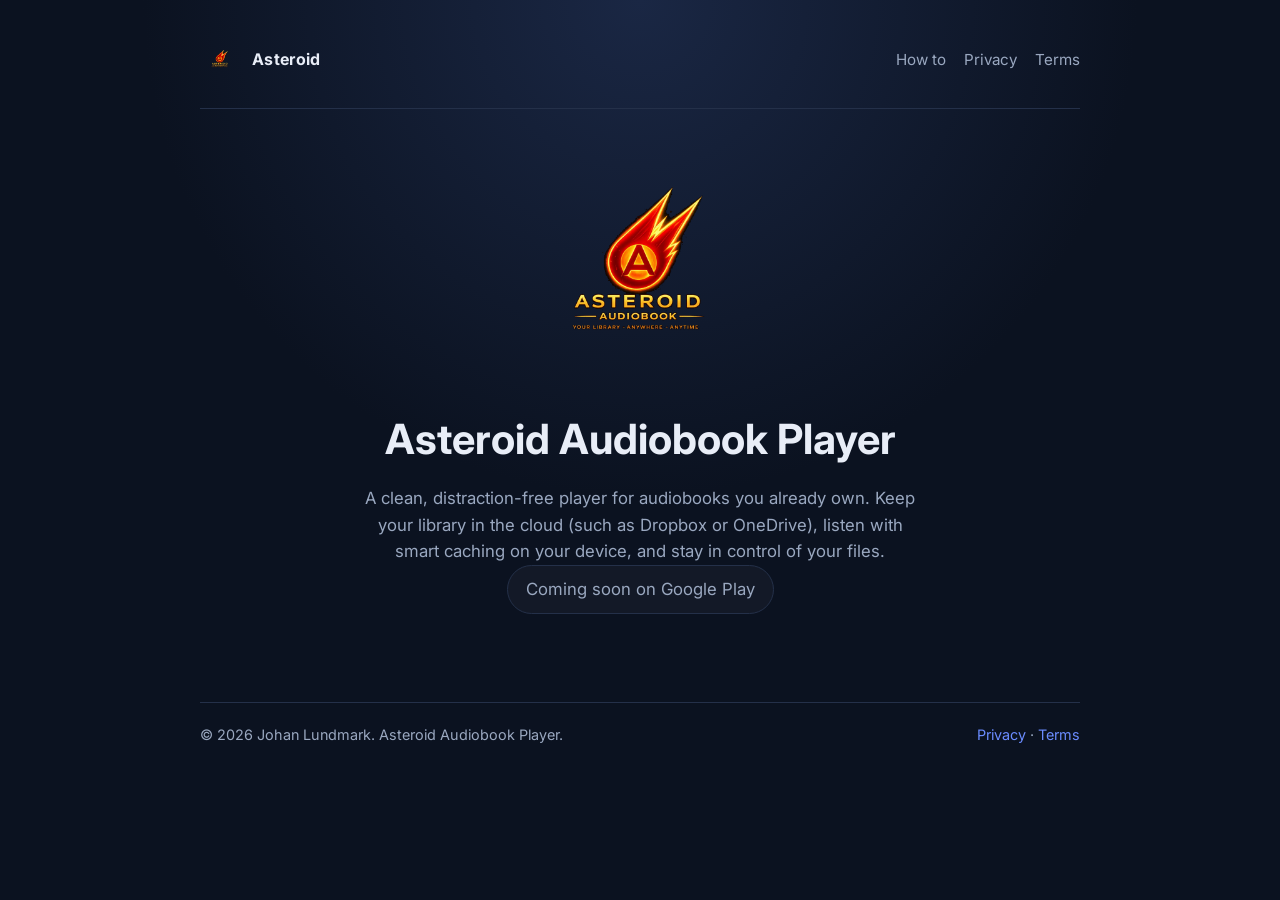
<file: index.html>
<!DOCTYPE html>
<html lang="en">
<head>
  <meta charset="UTF-8">
  <meta name="viewport" content="width=device-width, initial-scale=1.0">
  <meta name="description" content="Asteroid Audiobook Player — a clean, private audiobook player for your own library.">
  <title>Asteroid Audiobook Player</title>
  <link rel="icon" href="/assets/logo.png" type="image/png">
  <link rel="preconnect" href="https://fonts.googleapis.com">
  <link rel="preconnect" href="https://fonts.gstatic.com" crossorigin>
  <link href="https://fonts.googleapis.com/css2?family=Inter:wght@400;500;600;700&display=swap" rel="stylesheet">
  <link rel="stylesheet" href="/assets/site.css">
</head>
<body>
  <div class="wrap">
    <header class="site-header">
      <a class="brand" href="/">
        <img class="brand-mark" src="/assets/logo.png" alt="" width="40" height="40">
        <span class="brand-name">Asteroid</span>
      </a>
      <nav class="site-nav" aria-label="Site">
        <a href="/howto/">How to</a>
        <a href="/privacy/">Privacy</a>
        <a href="/terms/">Terms</a>
      </nav>
    </header>

    <main class="hero">
      <img class="hero-logo" src="/assets/logo.png" alt="Asteroid Audiobook Player">
      <h1>Asteroid Audiobook Player</h1>
      <p>
        A clean, distraction-free player for audiobooks you already own.
        Keep your library in the cloud (such as Dropbox or OneDrive), listen with smart caching on your device,
        and stay in control of your files.
      </p>
      <p class="coming-soon" id="play-badge">Coming soon on Google Play</p>
      <!-- When the app is live, replace the badge above with:
      <p style="margin-top: 28px;">
        <a href="https://play.google.com/store/apps/details?id=com.asteroid.audiobookplayer">Get it on Google Play</a>
      </p>
      -->
    </main>

    <footer class="site-footer">
      <span>&copy; 2026 Johan Lundmark. Asteroid Audiobook Player.</span>
      <span>
        <a href="/privacy/">Privacy</a>
        &middot;
        <a href="/terms/">Terms</a>
      </span>
    </footer>
  </div>
</body>
</html>
</file>
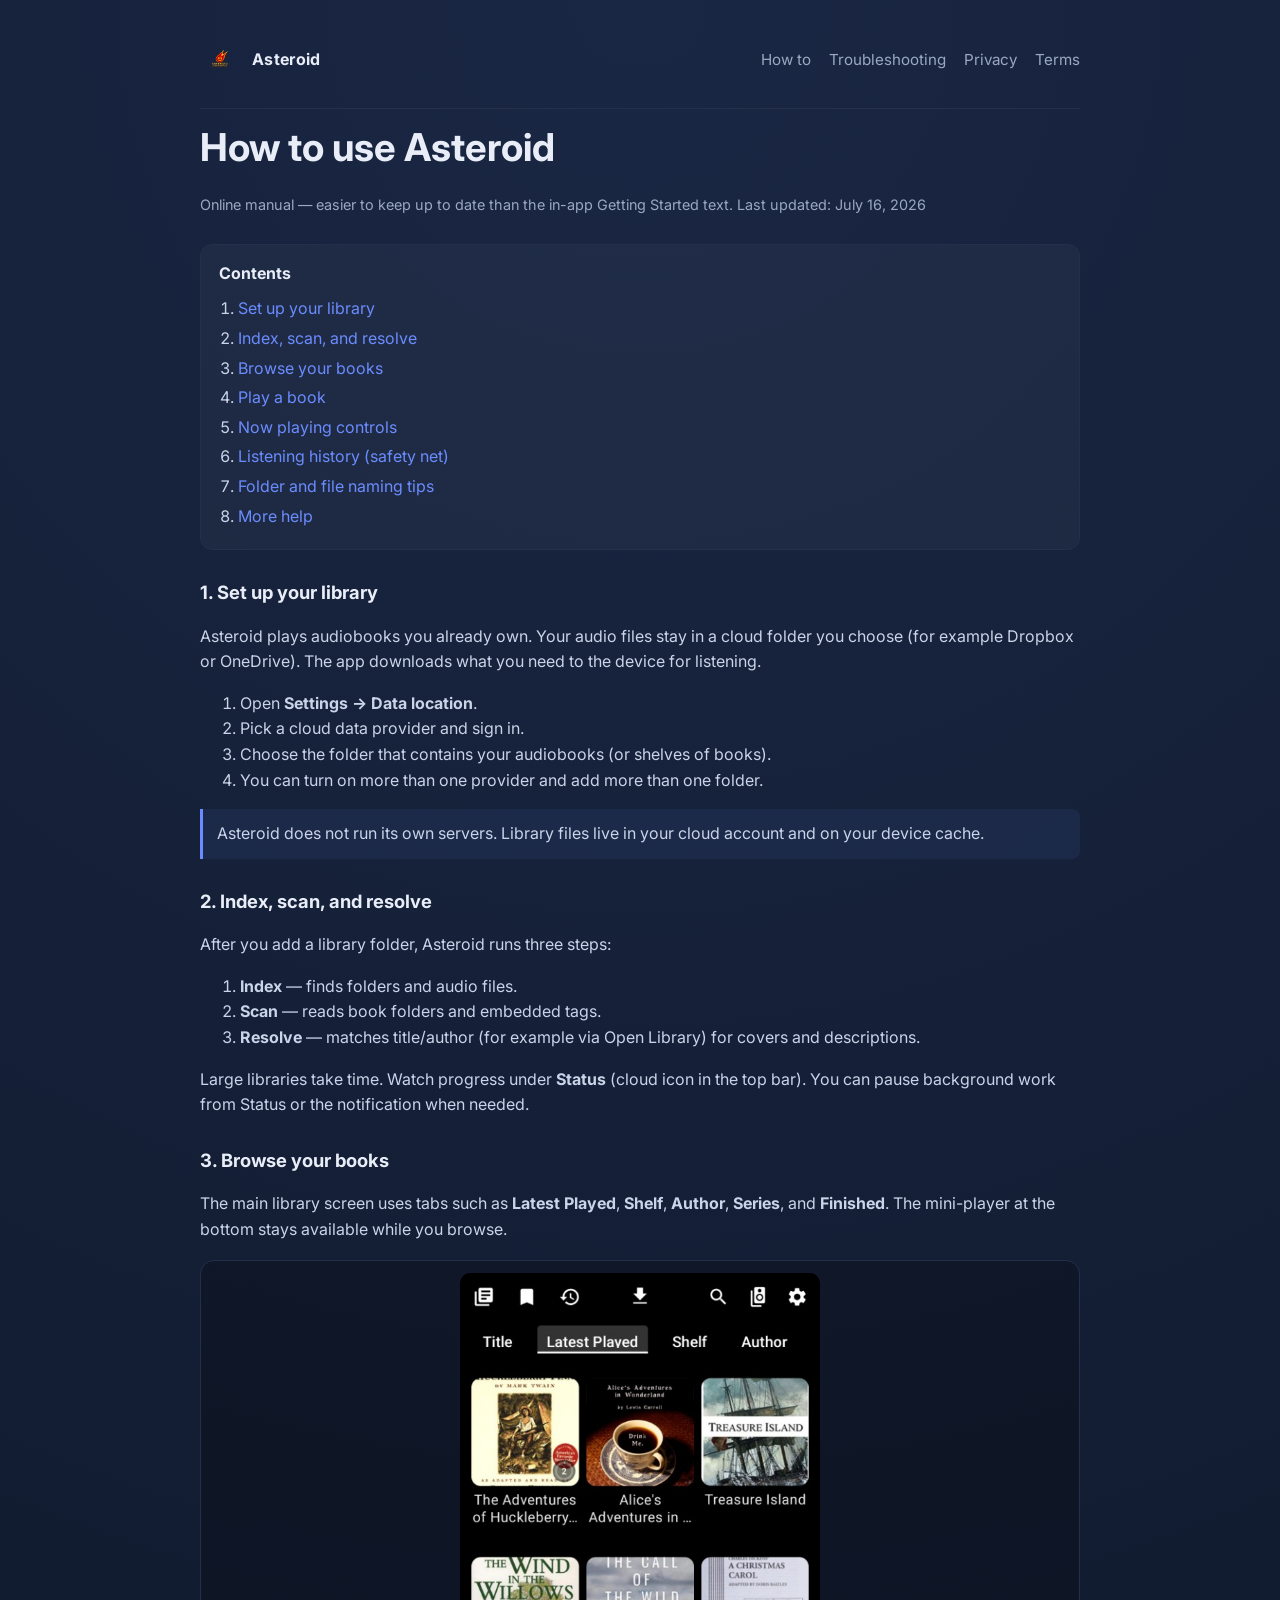
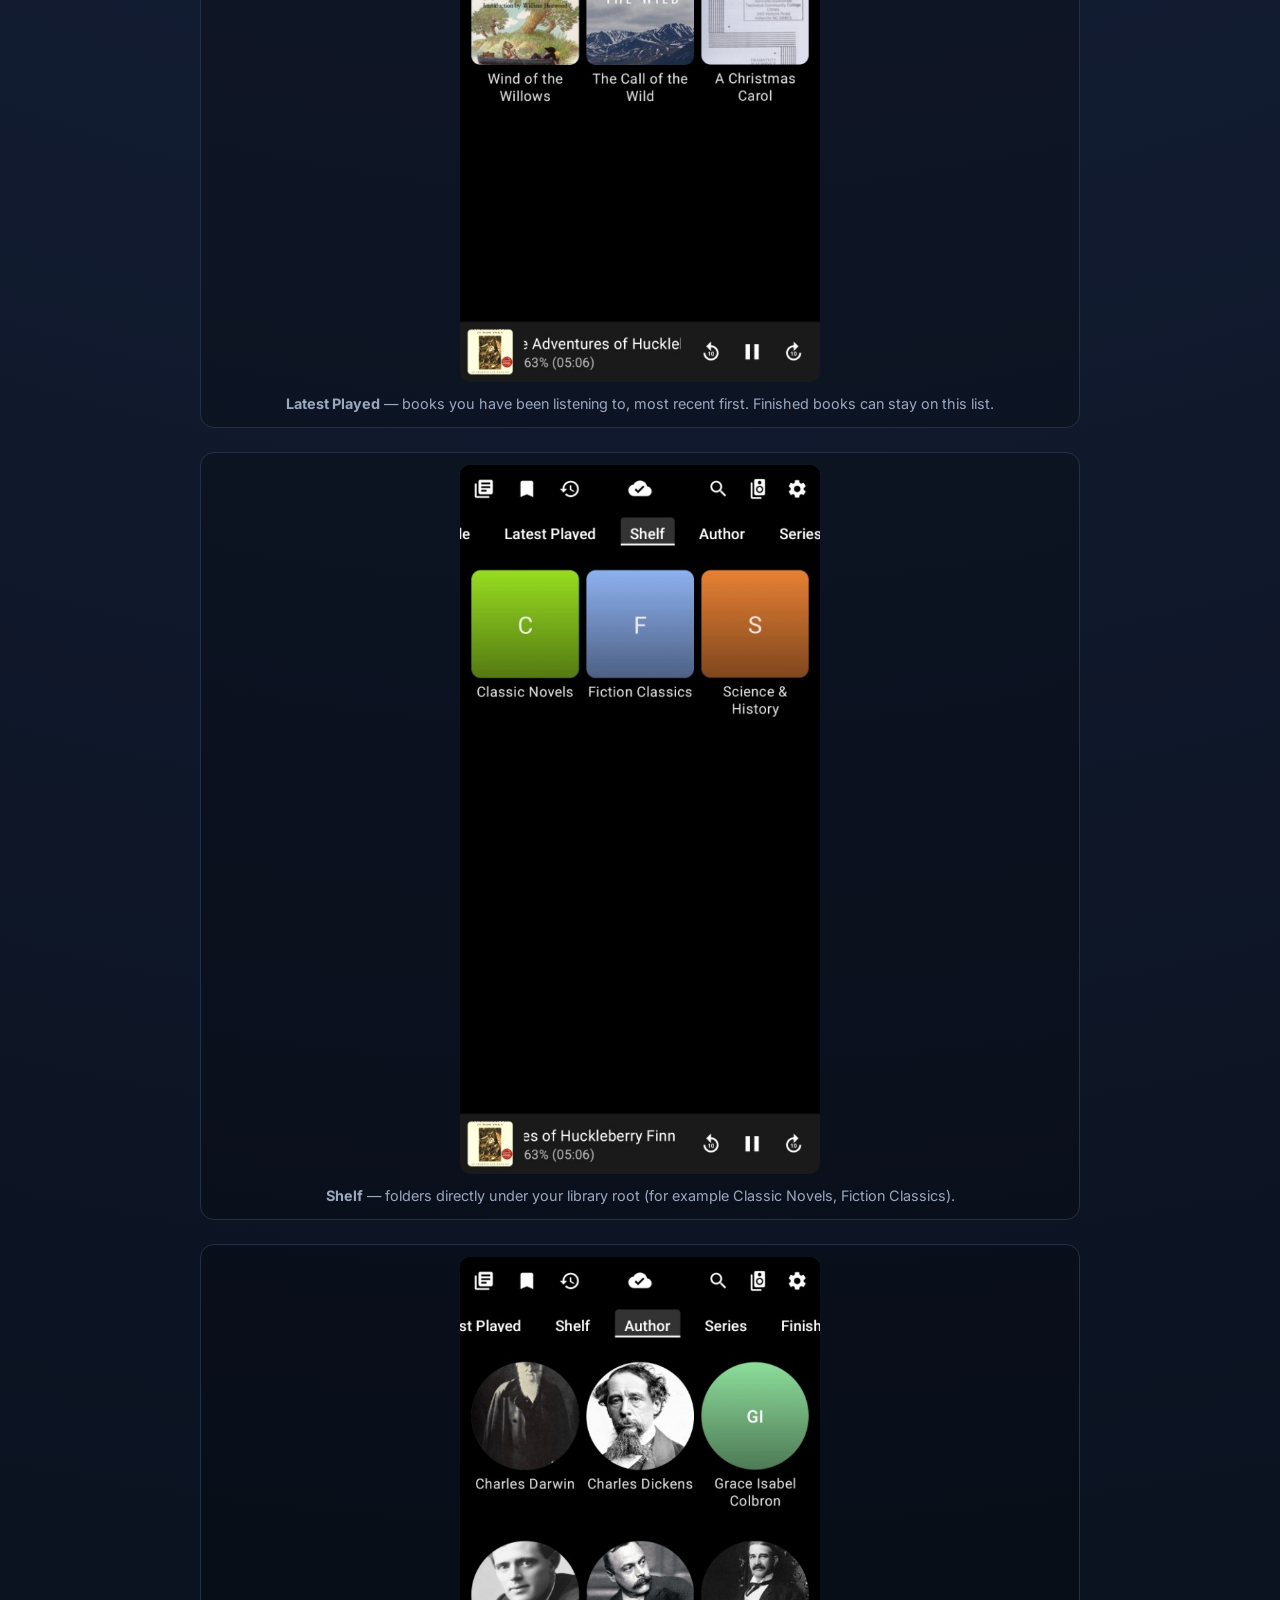
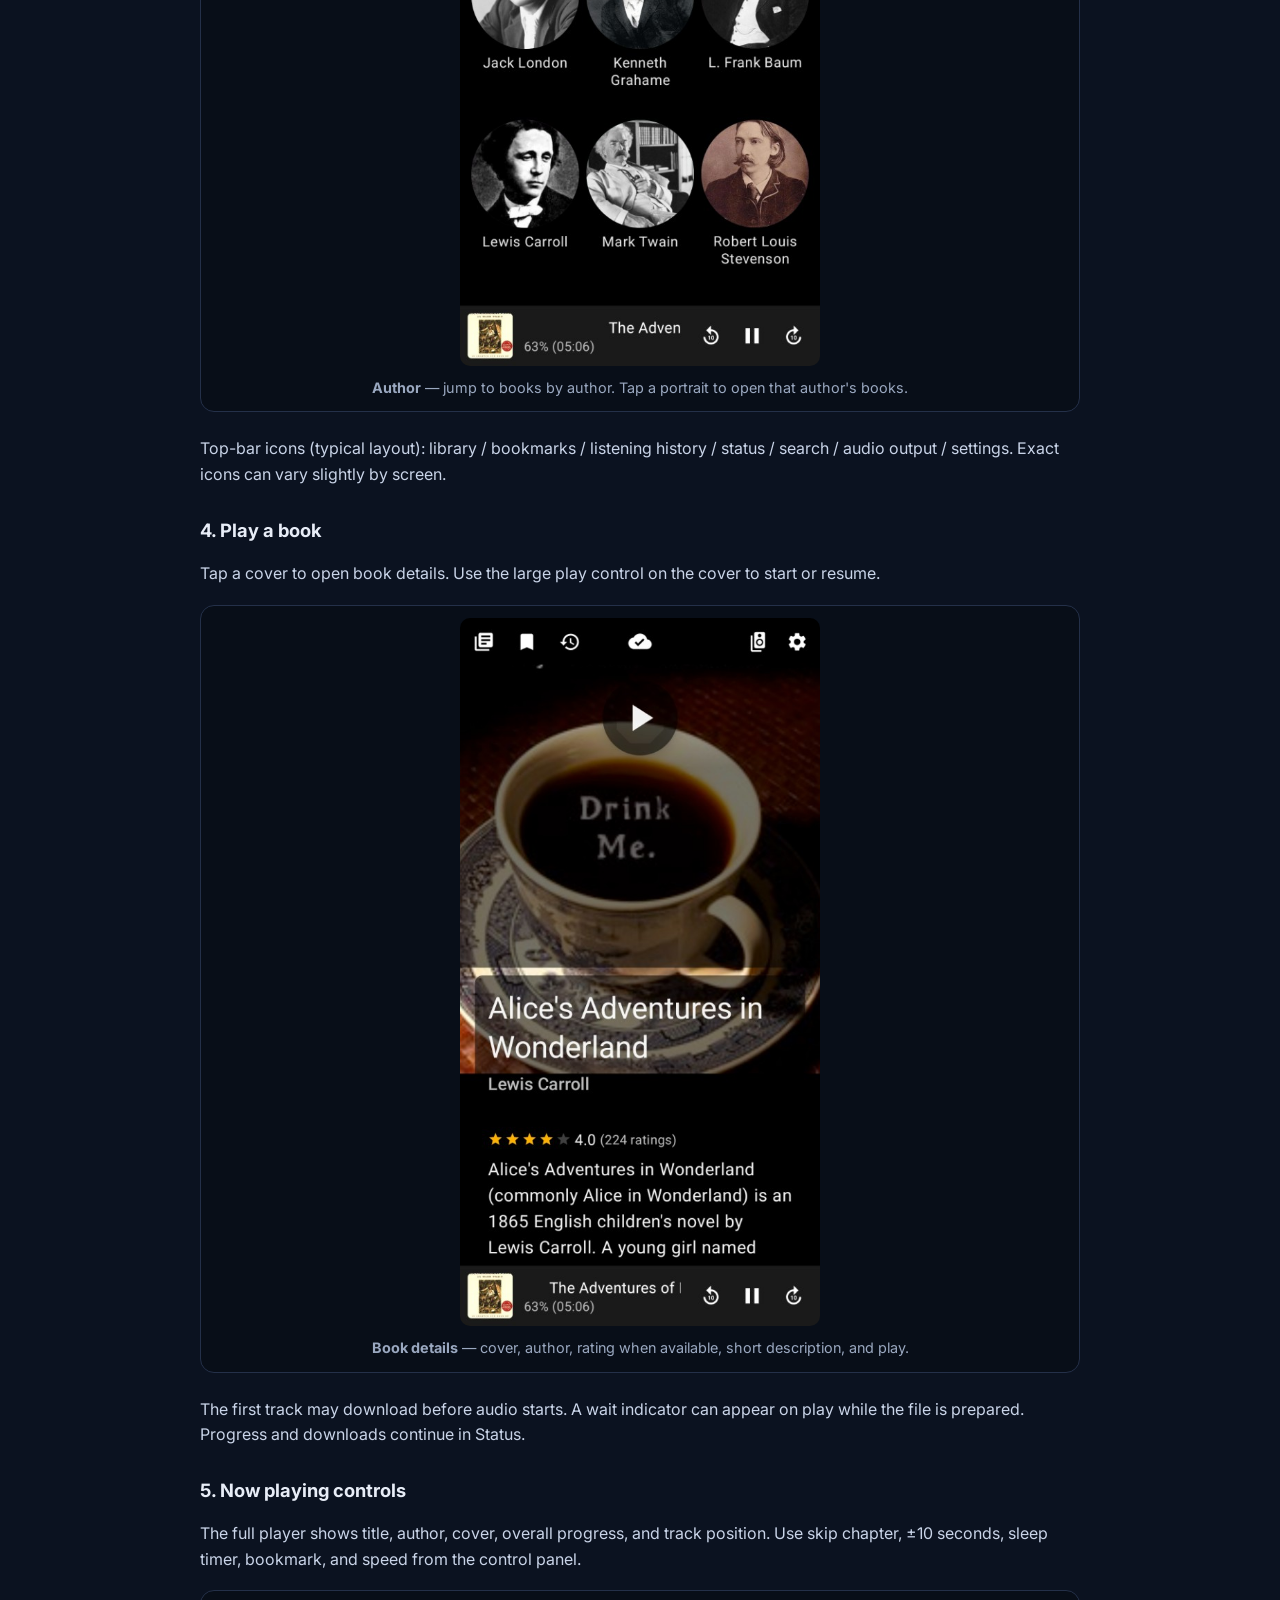
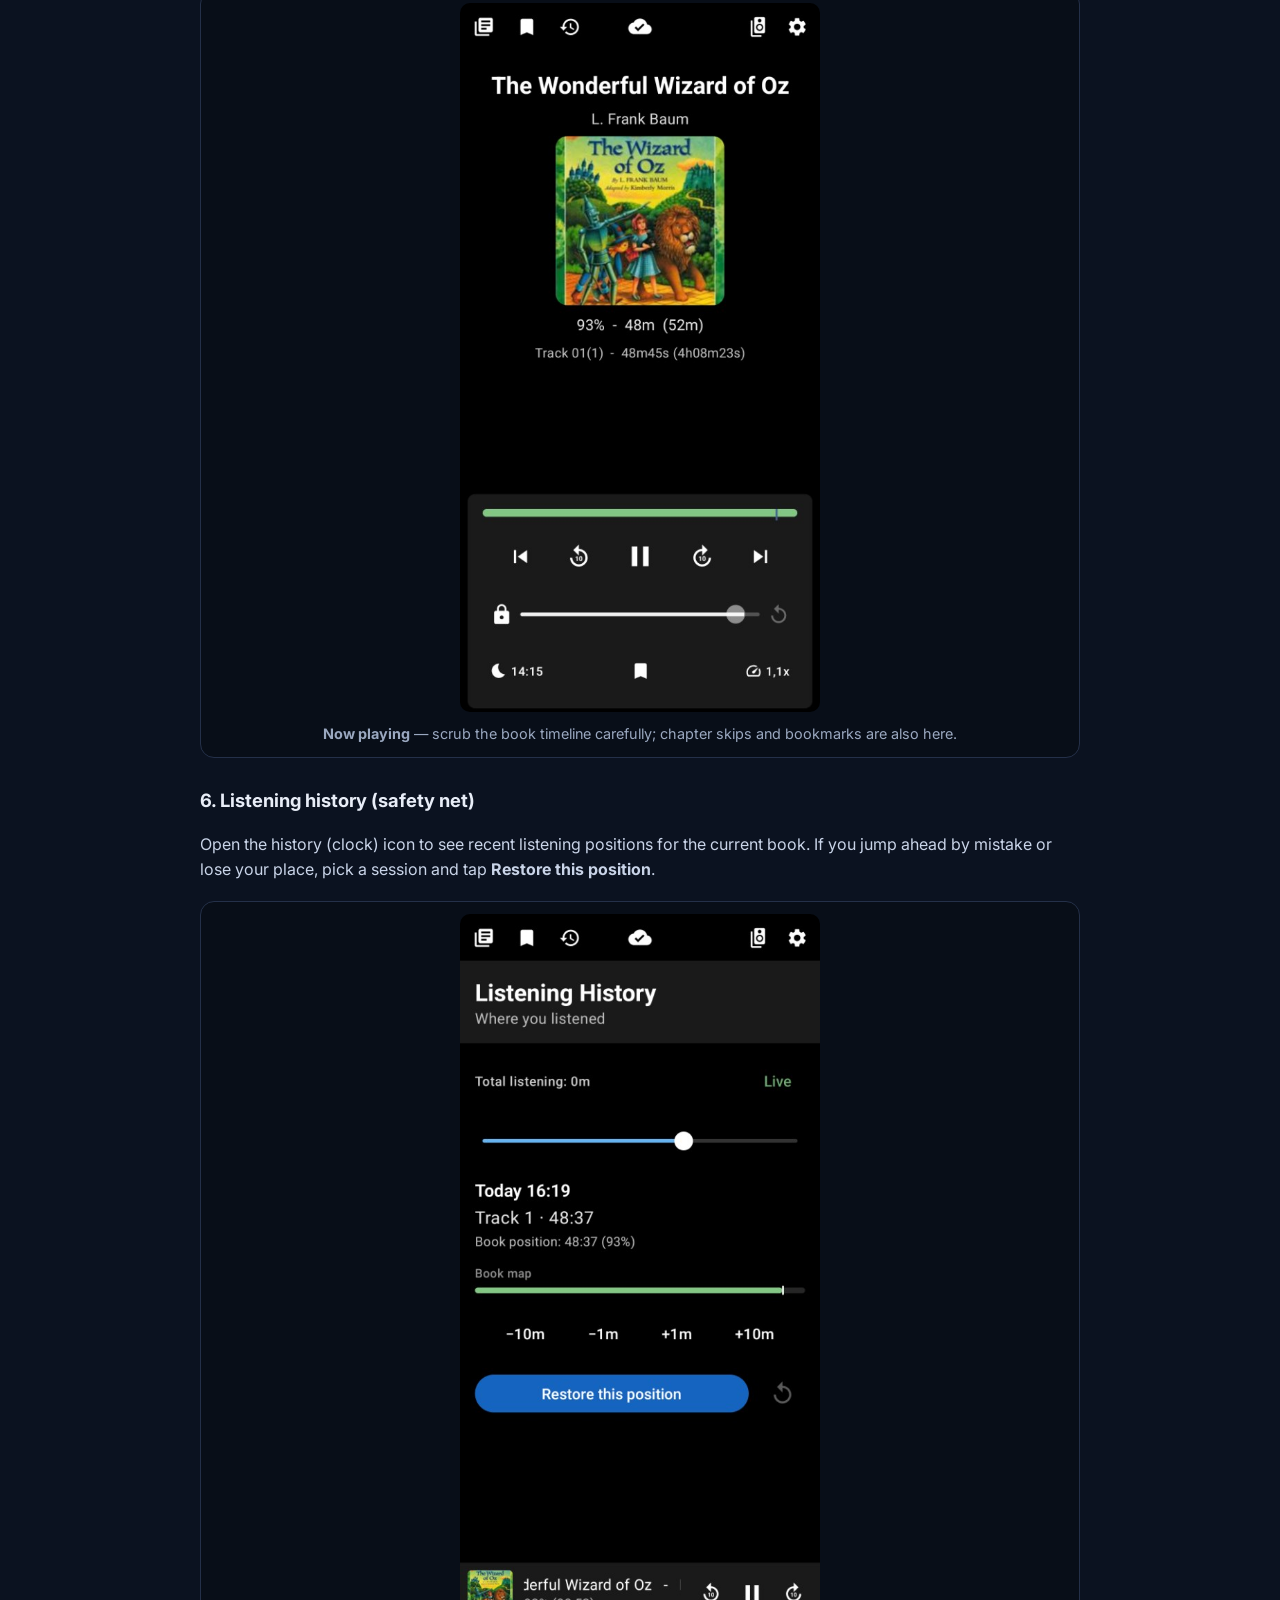
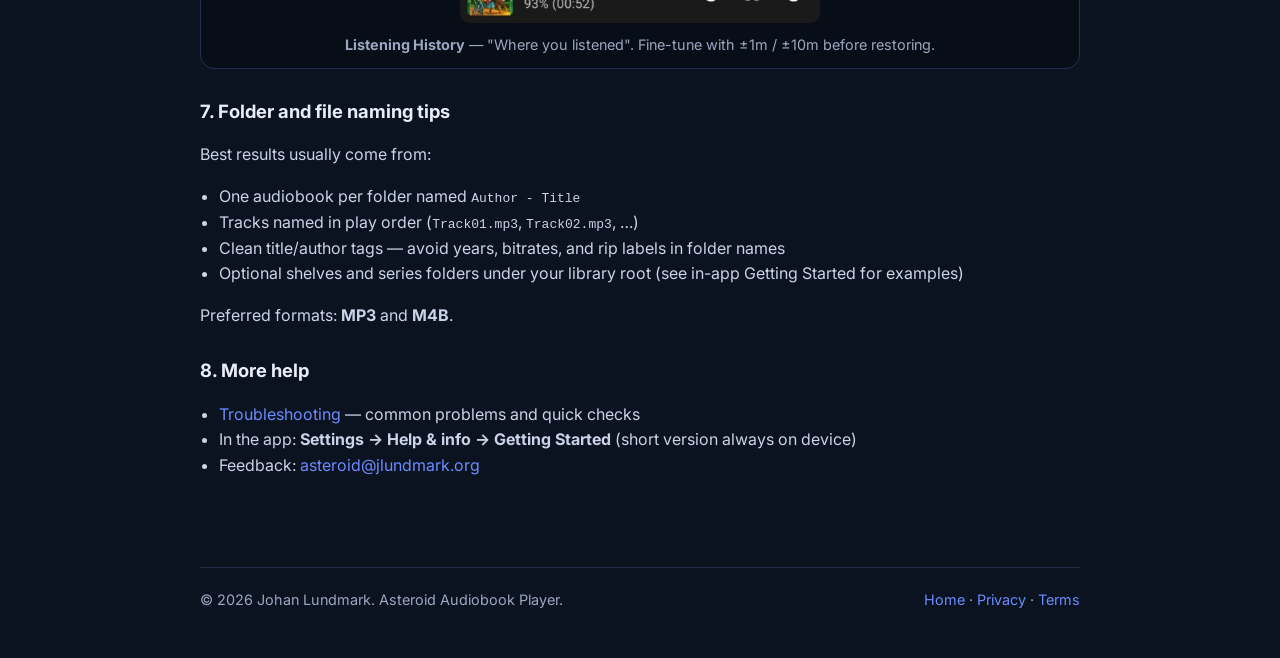
<file: howto/index.html>
<!DOCTYPE html>
<html lang="en">
<head>
  <meta charset="UTF-8">
  <meta name="viewport" content="width=device-width, initial-scale=1.0">
  <meta name="description" content="How to use Asteroid Audiobook Player — set up your library, browse, play, and restore listening position.">
  <title>How to — Asteroid Audiobook Player</title>
  <link rel="icon" href="/assets/logo.png" type="image/png">
  <link rel="preconnect" href="https://fonts.googleapis.com">
  <link rel="preconnect" href="https://fonts.gstatic.com" crossorigin>
  <link href="https://fonts.googleapis.com/css2?family=Inter:wght@400;500;600;700&display=swap" rel="stylesheet">
  <link rel="stylesheet" href="/assets/site.css">
</head>
<body>
  <div class="wrap">
    <header class="site-header">
      <a class="brand" href="/">
        <img class="brand-mark" src="/assets/logo.png" alt="" width="40" height="40">
        <span class="brand-name">Asteroid</span>
      </a>
      <nav class="site-nav" aria-label="Site">
        <a href="/howto/">How to</a>
        <a href="/howto/troubleshooting/">Troubleshooting</a>
        <a href="/privacy/">Privacy</a>
        <a href="/terms/">Terms</a>
      </nav>
    </header>

    <main class="doc">
      <h1>How to use Asteroid</h1>
      <p class="updated">Online manual — easier to keep up to date than the in-app Getting Started text. Last updated: July 16, 2026</p>

      <nav class="toc" aria-label="Contents">
        <h2>Contents</h2>
        <ol>
          <li><a href="#setup">Set up your library</a></li>
          <li><a href="#scan">Index, scan, and resolve</a></li>
          <li><a href="#browse">Browse your books</a></li>
          <li><a href="#play">Play a book</a></li>
          <li><a href="#now-playing">Now playing controls</a></li>
          <li><a href="#history">Listening history (safety net)</a></li>
          <li><a href="#naming">Folder and file naming tips</a></li>
          <li><a href="#more">More help</a></li>
        </ol>
      </nav>

      <h2 id="setup">1. Set up your library</h2>
      <p>
        Asteroid plays audiobooks you already own. Your audio files stay in a cloud folder you choose
        (for example Dropbox or OneDrive). The app downloads what you need to the device for listening.
      </p>
      <ol>
        <li>Open <strong>Settings → Data location</strong>.</li>
        <li>Pick a cloud data provider and sign in.</li>
        <li>Choose the folder that contains your audiobooks (or shelves of books).</li>
        <li>You can turn on more than one provider and add more than one folder.</li>
      </ol>
      <p class="note">
        Asteroid does not run its own servers. Library files live in your cloud account and on your device cache.
      </p>

      <h2 id="scan">2. Index, scan, and resolve</h2>
      <p>After you add a library folder, Asteroid runs three steps:</p>
      <ol>
        <li><strong>Index</strong> — finds folders and audio files.</li>
        <li><strong>Scan</strong> — reads book folders and embedded tags.</li>
        <li><strong>Resolve</strong> — matches title/author (for example via Open Library) for covers and descriptions.</li>
      </ol>
      <p>
        Large libraries take time. Watch progress under <strong>Status</strong> (cloud icon in the top bar).
        You can pause background work from Status or the notification when needed.
      </p>

      <h2 id="browse">3. Browse your books</h2>
      <p>
        The main library screen uses tabs such as <strong>Latest Played</strong>, <strong>Shelf</strong>,
        <strong>Author</strong>, <strong>Series</strong>, and <strong>Finished</strong>.
        The mini-player at the bottom stays available while you browse.
      </p>

      <figure class="figure">
        <img src="/assets/howto/browse-latest-played.png" alt="Browse tab Latest Played showing a grid of book covers" width="360" height="780" loading="lazy">
        <figcaption><strong>Latest Played</strong> — books you have been listening to, most recent first. Finished books can stay on this list.</figcaption>
      </figure>

      <figure class="figure">
        <img src="/assets/howto/browse-shelf.png" alt="Browse tab Shelf with colored shelf tiles" width="360" height="780" loading="lazy">
        <figcaption><strong>Shelf</strong> — folders directly under your library root (for example Classic Novels, Fiction Classics).</figcaption>
      </figure>

      <figure class="figure">
        <img src="/assets/howto/browse-author.png" alt="Browse tab Author with circular author portraits" width="360" height="780" loading="lazy">
        <figcaption><strong>Author</strong> — jump to books by author. Tap a portrait to open that author&apos;s books.</figcaption>
      </figure>

      <p>
        Top-bar icons (typical layout): library / bookmarks / listening history / status / search / audio output / settings.
        Exact icons can vary slightly by screen.
      </p>

      <h2 id="play">4. Play a book</h2>
      <p>Tap a cover to open book details. Use the large play control on the cover to start or resume.</p>

      <figure class="figure">
        <img src="/assets/howto/book-details.png" alt="Book details for Alice in Wonderland with large play button" width="360" height="780" loading="lazy">
        <figcaption><strong>Book details</strong> — cover, author, rating when available, short description, and play.</figcaption>
      </figure>

      <p>
        The first track may download before audio starts. A wait indicator can appear on play while the file is prepared.
        Progress and downloads continue in Status.
      </p>

      <h2 id="now-playing">5. Now playing controls</h2>
      <p>
        The full player shows title, author, cover, overall progress, and track position.
        Use skip chapter, ±10 seconds, sleep timer, bookmark, and speed from the control panel.
      </p>

      <figure class="figure">
        <img src="/assets/howto/now-playing.png" alt="Now playing screen for The Wonderful Wizard of Oz" width="360" height="780" loading="lazy">
        <figcaption><strong>Now playing</strong> — scrub the book timeline carefully; chapter skips and bookmarks are also here.</figcaption>
      </figure>

      <h2 id="history">6. Listening history (safety net)</h2>
      <p>
        Open the history (clock) icon to see recent listening positions for the current book.
        If you jump ahead by mistake or lose your place, pick a session and tap
        <strong>Restore this position</strong>.
      </p>

      <figure class="figure">
        <img src="/assets/howto/listening-history.png" alt="Listening History with restore position button" width="360" height="780" loading="lazy">
        <figcaption><strong>Listening History</strong> — &quot;Where you listened&quot;. Fine-tune with ±1m / ±10m before restoring.</figcaption>
      </figure>

      <h2 id="naming">7. Folder and file naming tips</h2>
      <p>Best results usually come from:</p>
      <ul>
        <li>One audiobook per folder named <code>Author - Title</code></li>
        <li>Tracks named in play order (<code>Track01.mp3</code>, <code>Track02.mp3</code>, …)</li>
        <li>Clean title/author tags — avoid years, bitrates, and rip labels in folder names</li>
        <li>Optional shelves and series folders under your library root (see in-app Getting Started for examples)</li>
      </ul>
      <p>Preferred formats: <strong>MP3</strong> and <strong>M4B</strong>.</p>

      <h2 id="more">8. More help</h2>
      <ul>
        <li><a href="/howto/troubleshooting/">Troubleshooting</a> — common problems and quick checks</li>
        <li>In the app: <strong>Settings → Help &amp; info → Getting Started</strong> (short version always on device)</li>
        <li>Feedback: <a href="mailto:asteroid@jlundmark.org">asteroid@jlundmark.org</a></li>
      </ul>
    </main>

    <footer class="site-footer">
      <span>&copy; 2026 Johan Lundmark. Asteroid Audiobook Player.</span>
      <span><a href="/">Home</a> &middot; <a href="/privacy/">Privacy</a> &middot; <a href="/terms/">Terms</a></span>
    </footer>
  </div>
</body>
</html>
</file>
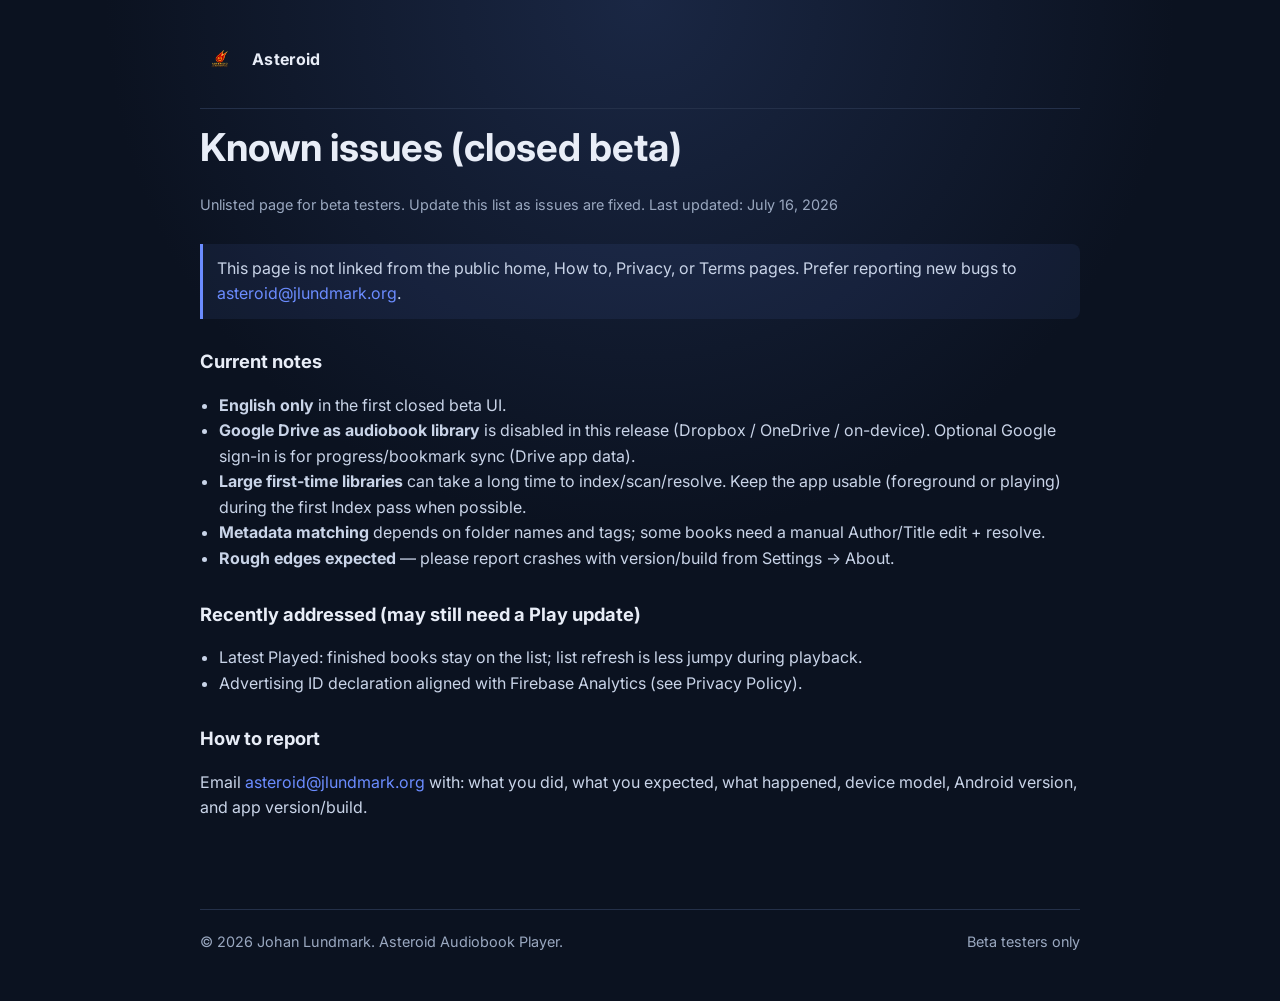
<file: known-issues/index.html>
<!DOCTYPE html>
<html lang="en">
<head>
  <meta charset="UTF-8">
  <meta name="viewport" content="width=device-width, initial-scale=1.0">
  <meta name="robots" content="noindex, nofollow">
  <meta name="description" content="Known issues for Asteroid closed beta — not linked from the public site navigation.">
  <title>Known issues (beta) — Asteroid Audiobook Player</title>
  <link rel="icon" href="/assets/logo.png" type="image/png">
  <link rel="preconnect" href="https://fonts.googleapis.com">
  <link rel="preconnect" href="https://fonts.gstatic.com" crossorigin>
  <link href="https://fonts.googleapis.com/css2?family=Inter:wght@400;500;600;700&display=swap" rel="stylesheet">
  <link rel="stylesheet" href="/assets/site.css">
</head>
<body>
  <div class="wrap">
    <header class="site-header">
      <a class="brand" href="/">
        <img class="brand-mark" src="/assets/logo.png" alt="" width="40" height="40">
        <span class="brand-name">Asteroid</span>
      </a>
      <!-- Intentionally no How to / public nav links — beta testers open this URL from the app. -->
    </header>

    <main class="doc">
      <h1>Known issues (closed beta)</h1>
      <p class="updated">
        Unlisted page for beta testers. Update this list as issues are fixed.
        Last updated: July 16, 2026
      </p>

      <p class="note">
        This page is not linked from the public home, How to, Privacy, or Terms pages.
        Prefer reporting new bugs to <a href="mailto:asteroid@jlundmark.org">asteroid@jlundmark.org</a>.
      </p>

      <h2>Current notes</h2>
      <ul>
        <li>
          <strong>English only</strong> in the first closed beta UI.
        </li>
        <li>
          <strong>Google Drive as audiobook library</strong> is disabled in this release
          (Dropbox / OneDrive / on-device). Optional Google sign-in is for progress/bookmark sync (Drive app data).
        </li>
        <li>
          <strong>Large first-time libraries</strong> can take a long time to index/scan/resolve.
          Keep the app usable (foreground or playing) during the first Index pass when possible.
        </li>
        <li>
          <strong>Metadata matching</strong> depends on folder names and tags; some books need a manual
          Author/Title edit + resolve.
        </li>
        <li>
          <strong>Rough edges expected</strong> — please report crashes with version/build from Settings → About.
        </li>
      </ul>

      <h2>Recently addressed (may still need a Play update)</h2>
      <ul>
        <li>Latest Played: finished books stay on the list; list refresh is less jumpy during playback.</li>
        <li>Advertising ID declaration aligned with Firebase Analytics (see Privacy Policy).</li>
      </ul>

      <h2>How to report</h2>
      <p>
        Email <a href="mailto:asteroid@jlundmark.org">asteroid@jlundmark.org</a> with:
        what you did, what you expected, what happened, device model, Android version, and app version/build.
      </p>
    </main>

    <footer class="site-footer">
      <span>&copy; 2026 Johan Lundmark. Asteroid Audiobook Player.</span>
      <span>Beta testers only</span>
    </footer>
  </div>
</body>
</html>
</file>
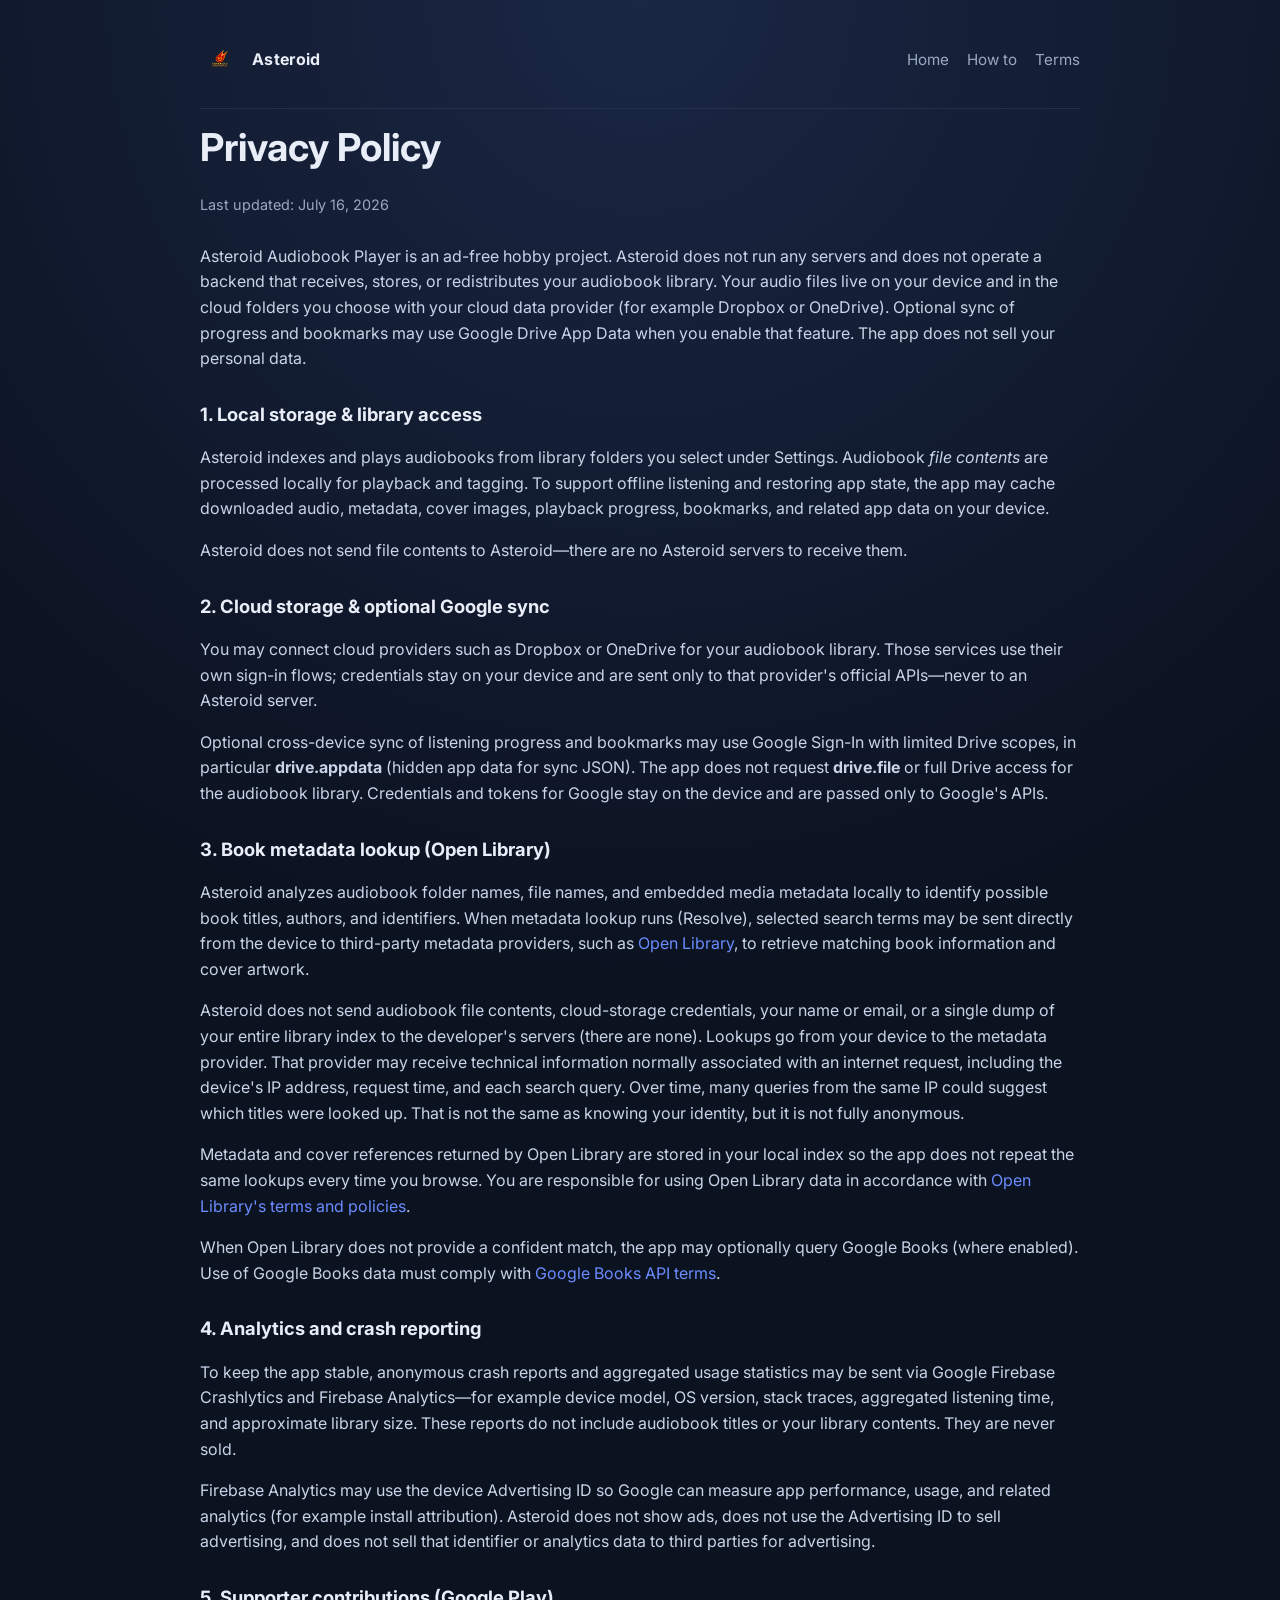
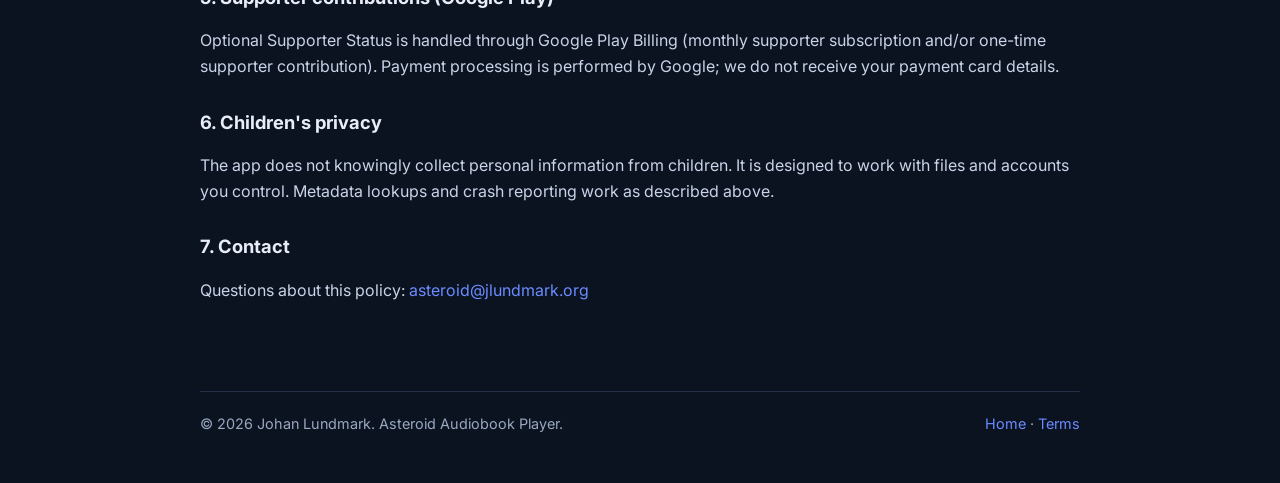
<file: privacy/index.html>
<!DOCTYPE html>
<html lang="en">
<head>
  <meta charset="UTF-8">
  <meta name="viewport" content="width=device-width, initial-scale=1.0">
  <title>Privacy Policy — Asteroid Audiobook Player</title>
  <link rel="icon" href="/assets/logo.png" type="image/png">
  <link rel="preconnect" href="https://fonts.googleapis.com">
  <link rel="preconnect" href="https://fonts.gstatic.com" crossorigin>
  <link href="https://fonts.googleapis.com/css2?family=Inter:wght@400;500;600;700&display=swap" rel="stylesheet">
  <link rel="stylesheet" href="/assets/site.css">
</head>
<body>
  <div class="wrap">
    <header class="site-header">
      <a class="brand" href="/">
        <img class="brand-mark" src="/assets/logo.png" alt="" width="40" height="40">
        <span class="brand-name">Asteroid</span>
      </a>
      <nav class="site-nav" aria-label="Site">
        <a href="/">Home</a>
        <a href="/howto/">How to</a>
        <a href="/terms/">Terms</a>
      </nav>
    </header>

    <main class="doc">
      <h1>Privacy Policy</h1>
      <p class="updated">Last updated: July 16, 2026</p>

      <p>
        Asteroid Audiobook Player is an ad-free hobby project. Asteroid does not run any servers and does
        not operate a backend that receives, stores, or redistributes your audiobook library. Your audio
        files live on your device and in the cloud folders you choose with your cloud data provider
        (for example Dropbox or OneDrive). Optional sync of progress and bookmarks may use Google Drive
        App Data when you enable that feature. The app does not sell your personal data.
      </p>

      <h2>1. Local storage &amp; library access</h2>
      <p>
        Asteroid indexes and plays audiobooks from library folders you select under Settings. Audiobook
        <em>file contents</em> are processed locally for playback and tagging. To support offline listening
        and restoring app state, the app may cache downloaded audio, metadata, cover images, playback
        progress, bookmarks, and related app data on your device.
      </p>
      <p>
        Asteroid does not send file contents to Asteroid—there are no Asteroid servers to receive them.
      </p>

      <h2>2. Cloud storage &amp; optional Google sync</h2>
      <p>
        You may connect cloud providers such as Dropbox or OneDrive for your audiobook library. Those
        services use their own sign-in flows; credentials stay on your device and are sent only to that
        provider&apos;s official APIs—never to an Asteroid server.
      </p>
      <p>
        Optional cross-device sync of listening progress and bookmarks may use Google Sign-In with limited
        Drive scopes, in particular <strong>drive.appdata</strong> (hidden app data for sync JSON).
        The app does not request <strong>drive.file</strong> or full Drive access for the audiobook library.
        Credentials and tokens for Google stay on the device and are passed only to Google&apos;s APIs.
      </p>

      <h2>3. Book metadata lookup (Open Library)</h2>
      <p>
        Asteroid analyzes audiobook folder names, file names, and embedded media metadata locally to
        identify possible book titles, authors, and identifiers. When metadata lookup runs (Resolve),
        selected search terms may be sent directly from the device to third-party metadata providers,
        such as
        <a href="https://openlibrary.org/" rel="noopener noreferrer">Open Library</a>,
        to retrieve matching book information and cover artwork.
      </p>
      <p>
        Asteroid does not send audiobook file contents, cloud-storage credentials, your name or email,
        or a single dump of your entire library index to the developer&apos;s servers (there are none).
        Lookups go from your device to the metadata provider. That provider may receive technical
        information normally associated with an internet request, including the device&apos;s IP address,
        request time, and each search query. Over time, many queries from the same IP could suggest which
        titles were looked up. That is not the same as knowing your identity, but it is not fully anonymous.
      </p>
      <p>
        Metadata and cover references returned by Open Library are stored in your local index so the app
        does not repeat the same lookups every time you browse. You are responsible for using Open Library
        data in accordance with
        <a href="https://openlibrary.org/help/faq" rel="noopener noreferrer">Open Library&apos;s terms and policies</a>.
      </p>
      <p>
        When Open Library does not provide a confident match, the app may optionally query Google Books
        (where enabled). Use of Google Books data must comply with
        <a href="https://developers.google.com/books/terms" rel="noopener noreferrer">Google Books API terms</a>.
      </p>

      <h2>4. Analytics and crash reporting</h2>
      <p>
        To keep the app stable, anonymous crash reports and aggregated usage statistics may be sent via
        Google Firebase Crashlytics and Firebase Analytics—for example device model, OS version, stack
        traces, aggregated listening time, and approximate library size. These reports do not include
        audiobook titles or your library contents. They are never sold.
      </p>
      <p>
        Firebase Analytics may use the device Advertising ID so Google can measure app performance,
        usage, and related analytics (for example install attribution). Asteroid does not show ads,
        does not use the Advertising ID to sell advertising, and does not sell that identifier or
        analytics data to third parties for advertising.
      </p>

      <h2>5. Supporter contributions (Google Play)</h2>
      <p>
        Optional Supporter Status is handled through Google Play Billing (monthly supporter subscription
        and/or one-time supporter contribution). Payment processing is performed by Google; we do not
        receive your payment card details.
      </p>

      <h2>6. Children&apos;s privacy</h2>
      <p>
        The app does not knowingly collect personal information from children. It is designed to work
        with files and accounts you control. Metadata lookups and crash reporting work as described above.
      </p>

      <h2>7. Contact</h2>
      <p>
        Questions about this policy:
        <a href="mailto:asteroid@jlundmark.org">asteroid@jlundmark.org</a>
      </p>
    </main>

    <footer class="site-footer">
      <span>&copy; 2026 Johan Lundmark. Asteroid Audiobook Player.</span>
      <span><a href="/">Home</a> &middot; <a href="/terms/">Terms</a></span>
    </footer>
  </div>
</body>
</html>
</file>
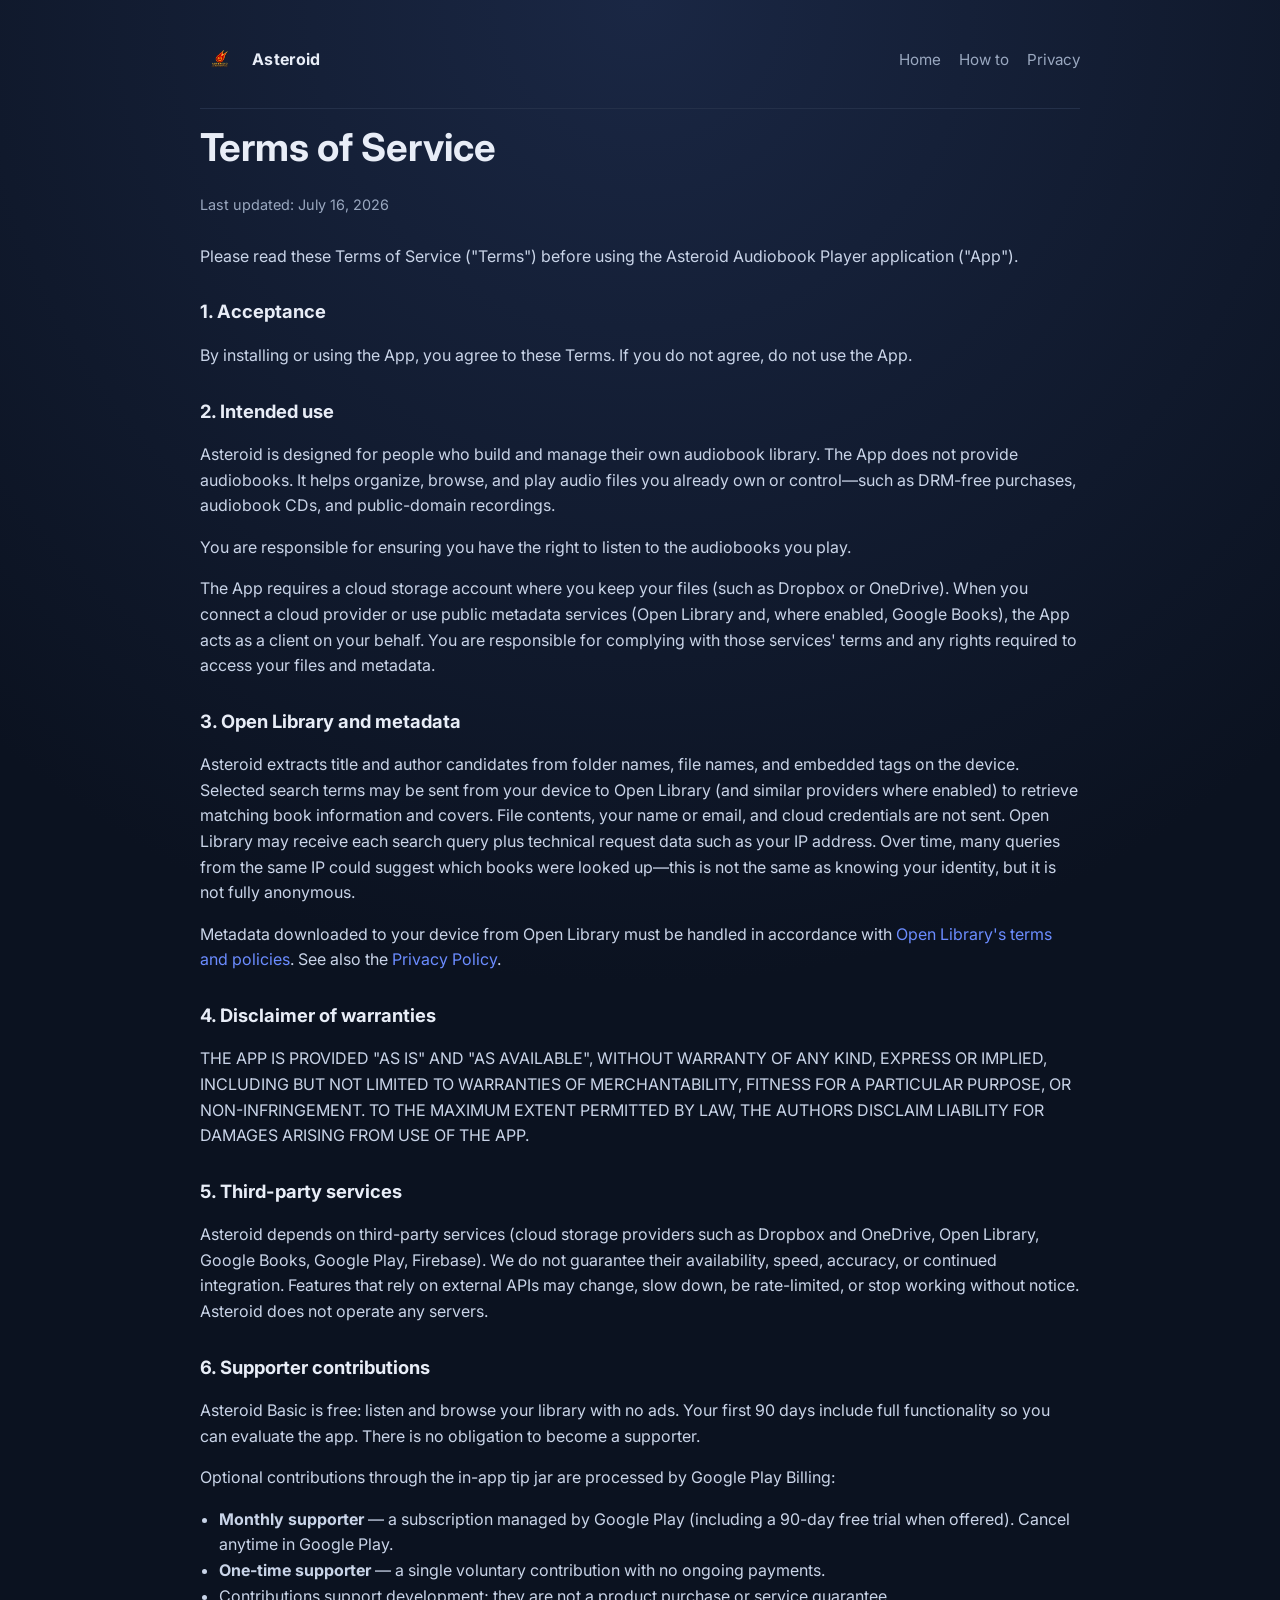
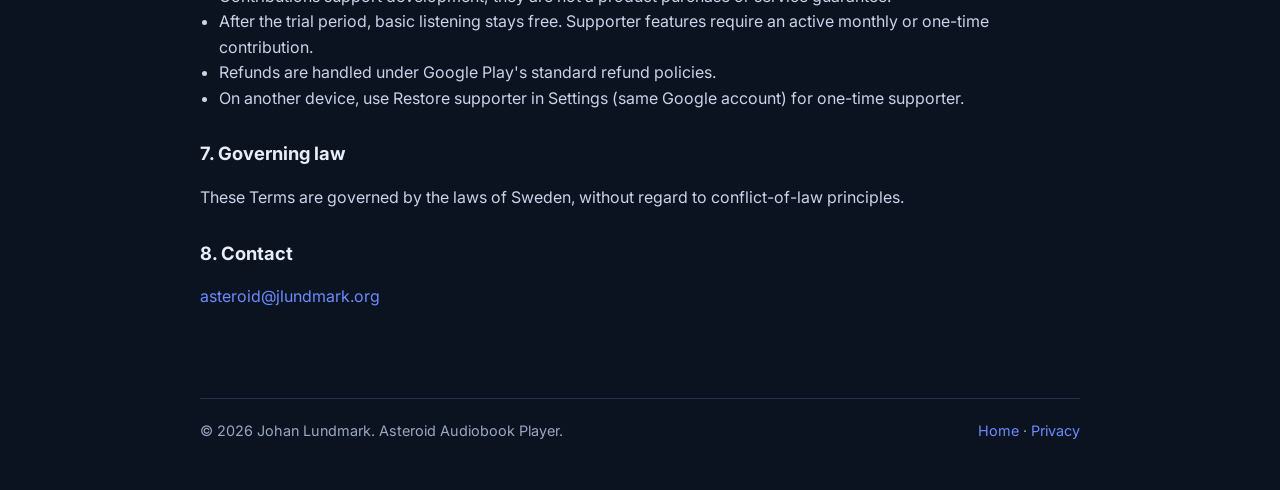
<file: terms/index.html>
<!DOCTYPE html>
<html lang="en">
<head>
  <meta charset="UTF-8">
  <meta name="viewport" content="width=device-width, initial-scale=1.0">
  <title>Terms of Service — Asteroid Audiobook Player</title>
  <link rel="icon" href="/assets/logo.png" type="image/png">
  <link rel="preconnect" href="https://fonts.googleapis.com">
  <link rel="preconnect" href="https://fonts.gstatic.com" crossorigin>
  <link href="https://fonts.googleapis.com/css2?family=Inter:wght@400;500;600;700&display=swap" rel="stylesheet">
  <link rel="stylesheet" href="/assets/site.css">
</head>
<body>
  <div class="wrap">
    <header class="site-header">
      <a class="brand" href="/">
        <img class="brand-mark" src="/assets/logo.png" alt="" width="40" height="40">
        <span class="brand-name">Asteroid</span>
      </a>
      <nav class="site-nav" aria-label="Site">
        <a href="/">Home</a>
        <a href="/howto/">How to</a>
        <a href="/privacy/">Privacy</a>
      </nav>
    </header>

    <main class="doc">
      <h1>Terms of Service</h1>
      <p class="updated">Last updated: July 16, 2026</p>

      <p>
        Please read these Terms of Service (&quot;Terms&quot;) before using the Asteroid Audiobook Player
        application (&quot;App&quot;).
      </p>

      <h2>1. Acceptance</h2>
      <p>
        By installing or using the App, you agree to these Terms. If you do not agree, do not use the App.
      </p>

      <h2>2. Intended use</h2>
      <p>
        Asteroid is designed for people who build and manage their own audiobook library. The App does
        not provide audiobooks. It helps organize, browse, and play audio files you already own or
        control—such as DRM-free purchases, audiobook CDs, and public-domain recordings.
      </p>
      <p>
        You are responsible for ensuring you have the right to listen to the audiobooks you play.
      </p>
      <p>
        The App requires a cloud storage account where you keep your files (such as Dropbox or OneDrive).
        When you connect a cloud provider or use public metadata services (Open Library and, where enabled,
        Google Books), the App acts as a client on your behalf. You are responsible for complying with
        those services&apos; terms and any rights required to access your files and metadata.
      </p>

      <h2>3. Open Library and metadata</h2>
      <p>
        Asteroid extracts title and author candidates from folder names, file names, and embedded tags
        on the device. Selected search terms may be sent from your device to Open Library (and similar
        providers where enabled) to retrieve matching book information and covers. File contents, your
        name or email, and cloud credentials are not sent. Open Library may receive each search query
        plus technical request data such as your IP address. Over time, many queries from the same IP
        could suggest which books were looked up—this is not the same as knowing your identity, but it
        is not fully anonymous.
      </p>
      <p>
        Metadata downloaded to your device from Open Library must be handled in accordance with
        <a href="https://openlibrary.org/help/faq" rel="noopener noreferrer">Open Library&apos;s terms and policies</a>.
        See also the
        <a href="/privacy/">Privacy Policy</a>.
      </p>

      <h2>4. Disclaimer of warranties</h2>
      <p>
        THE APP IS PROVIDED &quot;AS IS&quot; AND &quot;AS AVAILABLE&quot;, WITHOUT WARRANTY OF ANY KIND,
        EXPRESS OR IMPLIED, INCLUDING BUT NOT LIMITED TO WARRANTIES OF MERCHANTABILITY, FITNESS FOR A
        PARTICULAR PURPOSE, OR NON-INFRINGEMENT. TO THE MAXIMUM EXTENT PERMITTED BY LAW, THE AUTHORS
        DISCLAIM LIABILITY FOR DAMAGES ARISING FROM USE OF THE APP.
      </p>

      <h2>5. Third-party services</h2>
      <p>
        Asteroid depends on third-party services (cloud storage providers such as Dropbox and OneDrive,
        Open Library, Google Books, Google Play, Firebase). We do not guarantee their availability,
        speed, accuracy, or continued integration.
        Features that rely on external APIs may change, slow down, be rate-limited, or stop working
        without notice. Asteroid does not operate any servers.
      </p>

      <h2>6. Supporter contributions</h2>
      <p>
        Asteroid Basic is free: listen and browse your library with no ads. Your first 90 days include
        full functionality so you can evaluate the app. There is no obligation to become a supporter.
      </p>
      <p>
        Optional contributions through the in-app tip jar are processed by Google Play Billing:
      </p>
      <ul>
        <li><strong>Monthly supporter</strong> — a subscription managed by Google Play (including a 90-day free trial when offered). Cancel anytime in Google Play.</li>
        <li><strong>One-time supporter</strong> — a single voluntary contribution with no ongoing payments.</li>
        <li>Contributions support development; they are not a product purchase or service guarantee.</li>
        <li>After the trial period, basic listening stays free. Supporter features require an active monthly or one-time contribution.</li>
        <li>Refunds are handled under Google Play&apos;s standard refund policies.</li>
        <li>On another device, use Restore supporter in Settings (same Google account) for one-time supporter.</li>
      </ul>

      <h2>7. Governing law</h2>
      <p>
        These Terms are governed by the laws of Sweden, without regard to conflict-of-law principles.
      </p>

      <h2>8. Contact</h2>
      <p>
        <a href="mailto:asteroid@jlundmark.org">asteroid@jlundmark.org</a>
      </p>
    </main>

    <footer class="site-footer">
      <span>&copy; 2026 Johan Lundmark. Asteroid Audiobook Player.</span>
      <span><a href="/">Home</a> &middot; <a href="/privacy/">Privacy</a></span>
    </footer>
  </div>
</body>
</html>
</file>
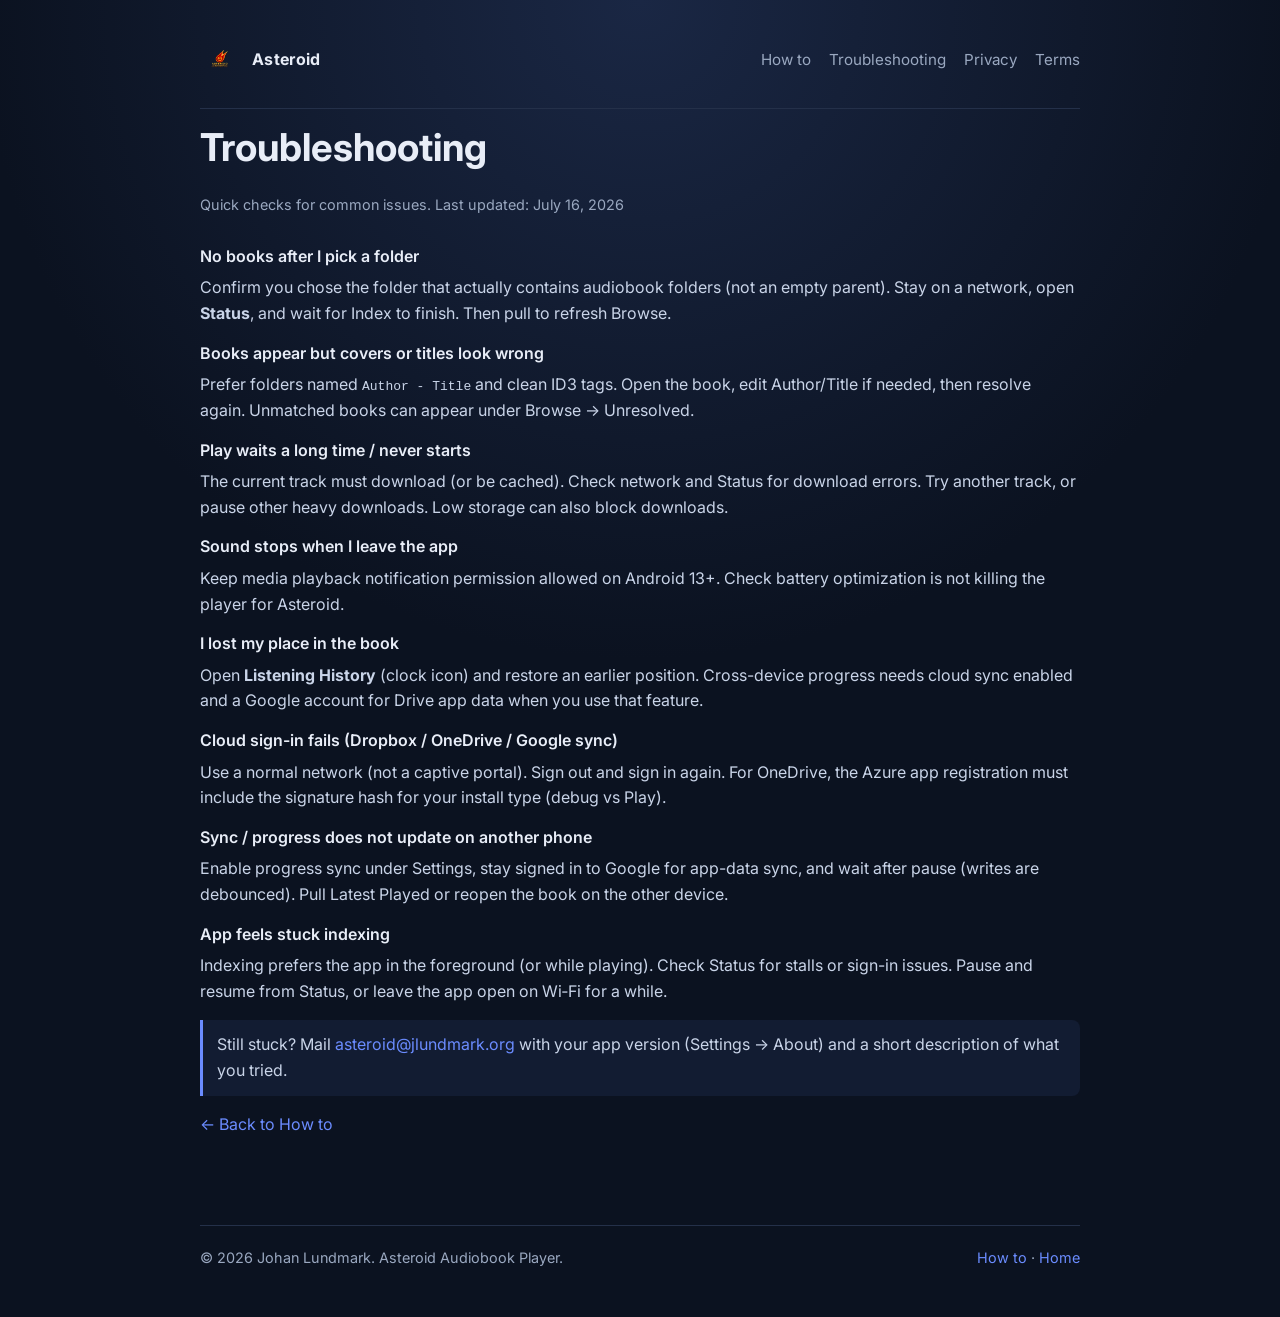
<file: howto/troubleshooting/index.html>
<!DOCTYPE html>
<html lang="en">
<head>
  <meta charset="UTF-8">
  <meta name="viewport" content="width=device-width, initial-scale=1.0">
  <meta name="description" content="Troubleshooting Asteroid Audiobook Player — library, playback, sync, and metadata.">
  <title>Troubleshooting — Asteroid Audiobook Player</title>
  <link rel="icon" href="/assets/logo.png" type="image/png">
  <link rel="preconnect" href="https://fonts.googleapis.com">
  <link rel="preconnect" href="https://fonts.gstatic.com" crossorigin>
  <link href="https://fonts.googleapis.com/css2?family=Inter:wght@400;500;600;700&display=swap" rel="stylesheet">
  <link rel="stylesheet" href="/assets/site.css">
</head>
<body>
  <div class="wrap">
    <header class="site-header">
      <a class="brand" href="/">
        <img class="brand-mark" src="/assets/logo.png" alt="" width="40" height="40">
        <span class="brand-name">Asteroid</span>
      </a>
      <nav class="site-nav" aria-label="Site">
        <a href="/howto/">How to</a>
        <a href="/howto/troubleshooting/">Troubleshooting</a>
        <a href="/privacy/">Privacy</a>
        <a href="/terms/">Terms</a>
      </nav>
    </header>

    <main class="doc">
      <h1>Troubleshooting</h1>
      <p class="updated">Quick checks for common issues. Last updated: July 16, 2026</p>

      <dl class="faq">
        <dt>No books after I pick a folder</dt>
        <dd>
          Confirm you chose the folder that actually contains audiobook folders (not an empty parent).
          Stay on a network, open <strong>Status</strong>, and wait for Index to finish. Then pull to refresh Browse.
        </dd>

        <dt>Books appear but covers or titles look wrong</dt>
        <dd>
          Prefer folders named <code>Author - Title</code> and clean ID3 tags. Open the book, edit Author/Title if needed,
          then resolve again. Unmatched books can appear under Browse → Unresolved.
        </dd>

        <dt>Play waits a long time / never starts</dt>
        <dd>
          The current track must download (or be cached). Check network and Status for download errors.
          Try another track, or pause other heavy downloads. Low storage can also block downloads.
        </dd>

        <dt>Sound stops when I leave the app</dt>
        <dd>
          Keep media playback notification permission allowed on Android 13+.
          Check battery optimization is not killing the player for Asteroid.
        </dd>

        <dt>I lost my place in the book</dt>
        <dd>
          Open <strong>Listening History</strong> (clock icon) and restore an earlier position.
          Cross-device progress needs cloud sync enabled and a Google account for Drive app data when you use that feature.
        </dd>

        <dt>Cloud sign-in fails (Dropbox / OneDrive / Google sync)</dt>
        <dd>
          Use a normal network (not a captive portal). Sign out and sign in again.
          For OneDrive, the Azure app registration must include the signature hash for your install type (debug vs Play).
        </dd>

        <dt>Sync / progress does not update on another phone</dt>
        <dd>
          Enable progress sync under Settings, stay signed in to Google for app-data sync, and wait after pause
          (writes are debounced). Pull Latest Played or reopen the book on the other device.
        </dd>

        <dt>App feels stuck indexing</dt>
        <dd>
          Indexing prefers the app in the foreground (or while playing). Check Status for stalls or sign-in issues.
          Pause and resume from Status, or leave the app open on Wi‑Fi for a while.
        </dd>
      </dl>

      <p class="note">
        Still stuck? Mail <a href="mailto:asteroid@jlundmark.org">asteroid@jlundmark.org</a>
        with your app version (Settings → About) and a short description of what you tried.
      </p>

      <p><a href="/howto/">← Back to How to</a></p>
    </main>

    <footer class="site-footer">
      <span>&copy; 2026 Johan Lundmark. Asteroid Audiobook Player.</span>
      <span><a href="/howto/">How to</a> &middot; <a href="/">Home</a></span>
    </footer>
  </div>
</body>
</html>
</file>
<file: assets/site.css>
:root {
  color-scheme: dark;
  --bg: #0b1220;
  --bg-elevated: #121a2b;
  --text: #e8edf7;
  --muted: #9aa8c0;
  --accent: #6b8cff;
  --border: #243049;
}

* {
  box-sizing: border-box;
}

html {
  scroll-behavior: smooth;
}

body {
  margin: 0;
  min-height: 100vh;
  font-family: Inter, system-ui, -apple-system, Segoe UI, Roboto, sans-serif;
  background: radial-gradient(circle at top, #1a2744 0%, var(--bg) 45%);
  color: var(--text);
  line-height: 1.6;
}

a {
  color: var(--accent);
  text-decoration: none;
}

a:hover {
  text-decoration: underline;
}

.wrap {
  max-width: 920px;
  margin: 0 auto;
  padding: 24px 20px 48px;
}

.site-header {
  display: flex;
  justify-content: space-between;
  align-items: center;
  gap: 16px;
  padding: 16px 0 28px;
  border-bottom: 1px solid var(--border);
}

.brand {
  display: flex;
  align-items: center;
  gap: 12px;
  color: var(--text);
  text-decoration: none;
}

.brand:hover {
  text-decoration: none;
}

.brand-mark {
  width: 40px;
  height: 40px;
  object-fit: contain;
}

.brand-name {
  font-weight: 700;
  letter-spacing: 0.02em;
}

.site-nav {
  display: flex;
  gap: 18px;
  font-size: 0.95rem;
  color: var(--muted);
}

.site-nav a {
  color: var(--muted);
}

.site-nav a:hover {
  color: var(--text);
}

.hero {
  display: flex;
  flex-direction: column;
  align-items: center;
  text-align: center;
  padding: 56px 12px 40px;
}

.hero-logo {
  width: min(320px, 78vw);
  height: auto;
  margin-bottom: 28px;
}

.hero h1 {
  margin: 0 0 12px;
  font-size: clamp(1.8rem, 4vw, 2.6rem);
  font-weight: 700;
}

.hero p {
  margin: 0;
  max-width: 560px;
  color: var(--muted);
  font-size: 1.05rem;
}

.coming-soon {
  margin-top: 28px;
  padding: 10px 18px;
  border: 1px solid var(--border);
  border-radius: 999px;
  color: var(--muted);
  font-size: 0.95rem;
  background: rgba(255, 255, 255, 0.03);
}

.doc {
  padding: 8px 0 24px;
}

.doc h1 {
  margin: 0 0 8px;
  font-size: clamp(1.8rem, 4vw, 2.4rem);
}

.doc .updated {
  color: var(--muted);
  font-size: 0.9rem;
  margin-bottom: 28px;
}

.doc h2 {
  margin: 28px 0 10px;
  font-size: 1.15rem;
}

.doc p,
.doc li {
  color: #c9d4e8;
}

.doc ul {
  padding-left: 1.2rem;
}

.site-footer {
  margin-top: 48px;
  padding-top: 20px;
  border-top: 1px solid var(--border);
  color: var(--muted);
  font-size: 0.9rem;
  display: flex;
  flex-wrap: wrap;
  gap: 12px 20px;
  justify-content: space-between;
}

.toc {
  margin: 0 0 28px;
  padding: 16px 18px;
  border: 1px solid var(--border);
  border-radius: 12px;
  background: rgba(255, 255, 255, 0.03);
}

.toc h2 {
  margin: 0 0 10px;
  font-size: 1rem;
}

.toc ol {
  margin: 0;
  padding-left: 1.2rem;
  color: #c9d4e8;
}

.toc li {
  margin: 4px 0;
}

.figure {
  margin: 18px 0 24px;
  padding: 12px;
  border: 1px solid var(--border);
  border-radius: 14px;
  background: rgba(0, 0, 0, 0.25);
}

.figure img {
  display: block;
  width: 100%;
  max-width: 360px;
  margin: 0 auto;
  height: auto;
  border-radius: 10px;
}

.figure figcaption {
  margin-top: 10px;
  color: var(--muted);
  font-size: 0.9rem;
  text-align: center;
}

.note {
  margin: 16px 0;
  padding: 12px 14px;
  border-left: 3px solid var(--accent);
  background: rgba(107, 140, 255, 0.08);
  color: #c9d4e8;
  border-radius: 0 8px 8px 0;
}

.faq dt {
  margin-top: 14px;
  font-weight: 600;
  color: var(--text);
}

.faq dd {
  margin: 6px 0 0;
  color: #c9d4e8;
}

@media (max-width: 640px) {
  .site-header {
    flex-direction: column;
    align-items: flex-start;
  }

  .site-nav {
    flex-wrap: wrap;
  }

  .figure img {
    max-width: 100%;
  }
}
</file>
